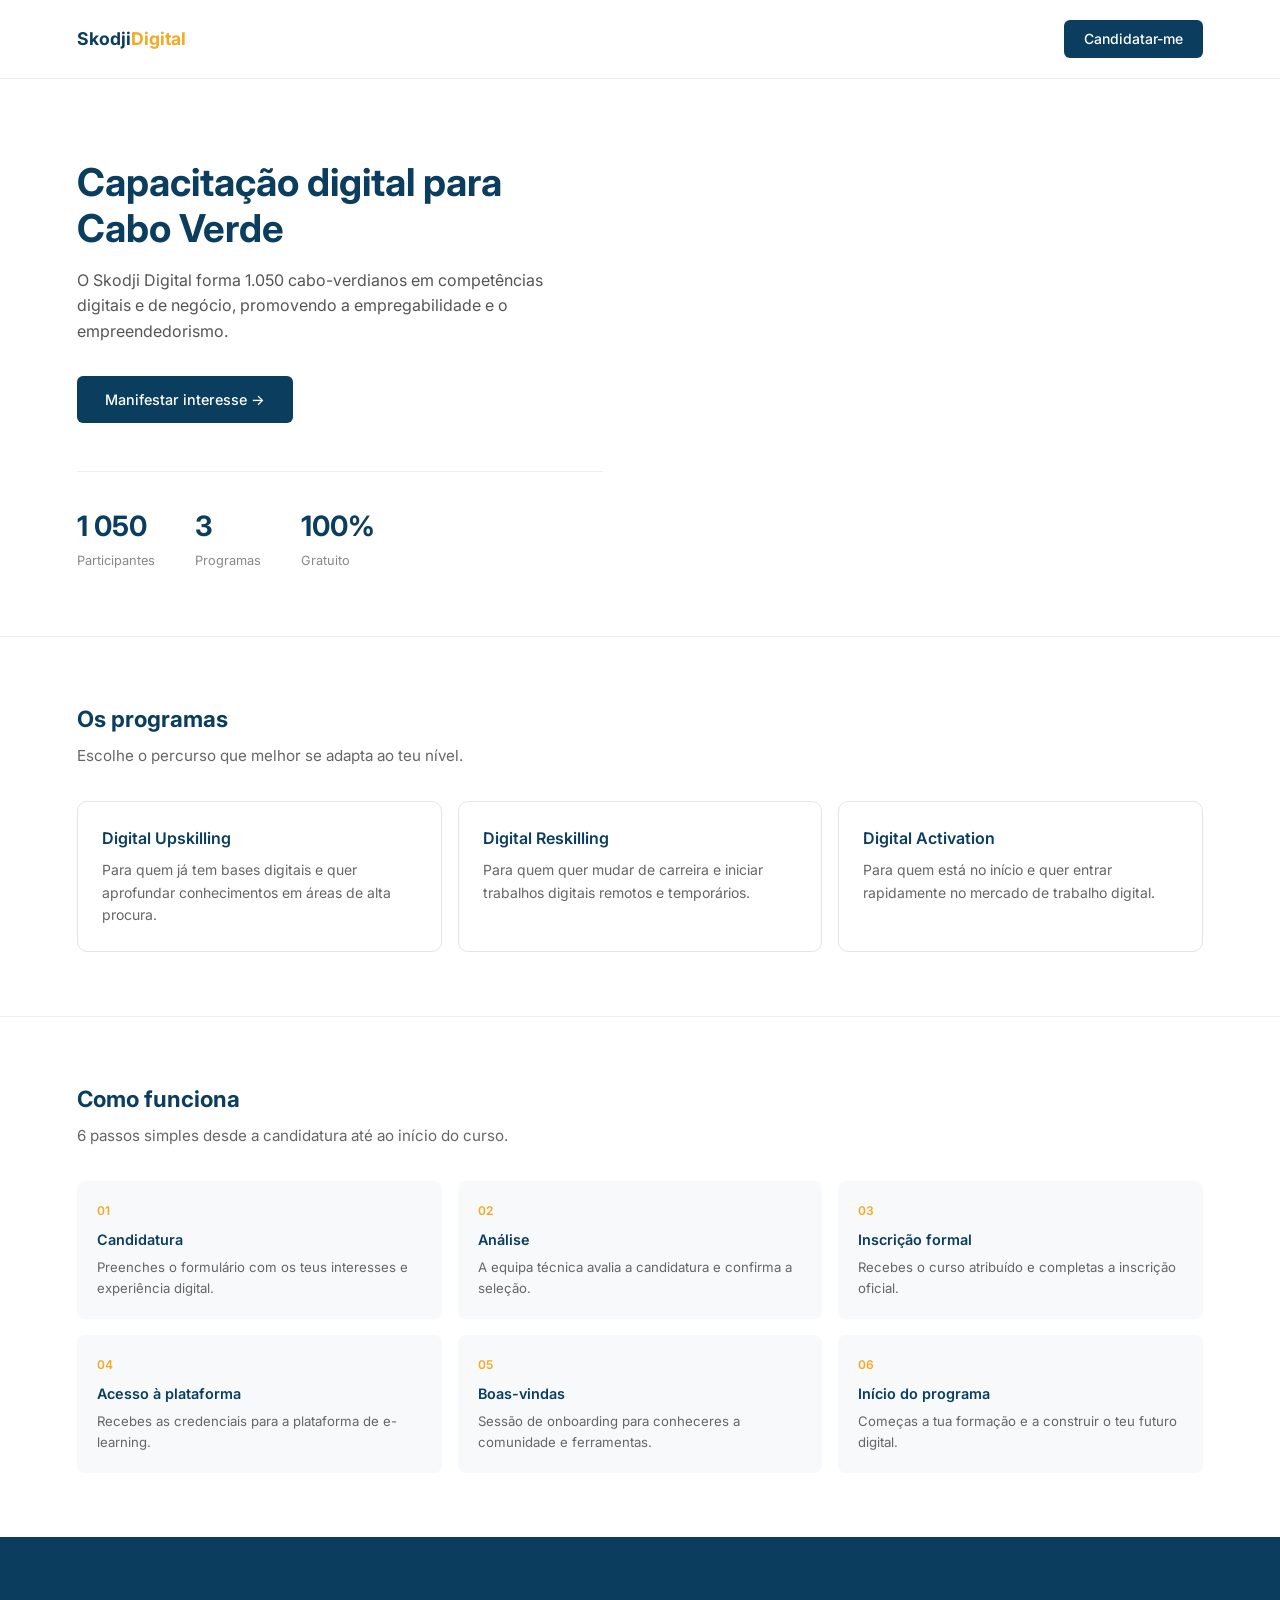
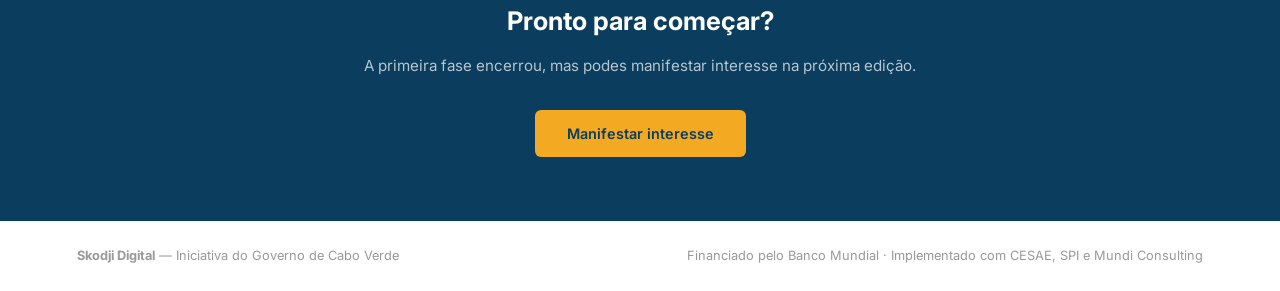
<file: topico-03/trabalho-grupo/index.html>
<!DOCTYPE html>
<html lang="pt">
<head>
<meta charset="UTF-8">
<meta name="viewport" content="width=device-width, initial-scale=1.0">
<title>Skodji Digital — Cabo Verde</title>
<link href="https://fonts.googleapis.com/css2?family=Inter:wght@400;500;600;700&display=swap" rel="stylesheet">
<style>
  * { box-sizing: border-box; margin: 0; padding: 0; }

  body {
    font-family: 'Inter', sans-serif;
    background: #fff;
    color: #1a1a1a;
    line-height: 1.6;
  }

  a { text-decoration: none; }

  /* NAV */
  nav {
    display: flex;
    justify-content: space-between;
    align-items: center;
    padding: 1.25rem 6%;
    border-bottom: 1px solid #eee;
  }

  .logo { font-size: 1.1rem; font-weight: 700; color: #0a3d5e; }
  .logo span { color: #f4a923; }

  .nav-btn {
    background: #0a3d5e;
    color: #fff;
    padding: 0.5rem 1.25rem;
    border-radius: 6px;
    font-size: 0.875rem;
    font-weight: 500;
  }

  /* HERO */
  .hero {
    padding: 5rem 6% 4rem;
    max-width: 680px;
  }

  .hero h1 {
    font-size: 2.4rem;
    font-weight: 700;
    color: #0a3d5e;
    line-height: 1.2;
    margin-bottom: 1rem;
  }

  .hero p {
    font-size: 1rem;
    color: #555;
    margin-bottom: 2rem;
    max-width: 520px;
  }

  .btn {
    display: inline-block;
    background: #0a3d5e;
    color: #fff;
    padding: 0.75rem 1.75rem;
    border-radius: 6px;
    font-size: 0.9rem;
    font-weight: 500;
  }

  .stats {
    display: flex;
    gap: 2.5rem;
    margin-top: 3rem;
    padding-top: 2rem;
    border-top: 1px solid #eee;
  }

  .stat-num { font-size: 1.75rem; font-weight: 700; color: #0a3d5e; }
  .stat-label { font-size: 0.8rem; color: #888; margin-top: 2px; }

  /* SECTION */
  section { padding: 4rem 6%; border-top: 1px solid #eee; }

  .section-title {
    font-size: 1.4rem;
    font-weight: 700;
    color: #0a3d5e;
    margin-bottom: 0.5rem;
  }

  .section-sub {
    font-size: 0.95rem;
    color: #666;
    margin-bottom: 2rem;
  }

  /* PROGRAMS */
  .programs {
    display: grid;
    grid-template-columns: repeat(3, 1fr);
    gap: 1rem;
  }

  .prog-card {
    border: 1px solid #e5e5e5;
    border-radius: 10px;
    padding: 1.5rem;
  }

  .prog-card h3 { font-size: 1rem; font-weight: 600; color: #0a3d5e; margin-bottom: 0.5rem; }
  .prog-card p { font-size: 0.875rem; color: #666; }

  /* STEPS */
  .steps {
    display: grid;
    grid-template-columns: repeat(3, 1fr);
    gap: 1rem;
  }

  .step {
    padding: 1.25rem;
    background: #f7f9fb;
    border-radius: 8px;
  }

  .step-num { font-size: 0.75rem; font-weight: 600; color: #f4a923; margin-bottom: 0.5rem; }
  .step h4 { font-size: 0.9rem; font-weight: 600; color: #0a3d5e; margin-bottom: 0.35rem; }
  .step p { font-size: 0.825rem; color: #666; }

  /* CTA */
  .cta {
    background: #0a3d5e;
    color: #fff;
    text-align: center;
    padding: 4rem 6%;
    border-top: none;
  }

  .cta h2 { font-size: 1.6rem; font-weight: 700; margin-bottom: 0.75rem; }
  .cta p { font-size: 0.95rem; color: rgba(255,255,255,0.7); margin-bottom: 2rem; }

  .btn-yellow {
    background: #f4a923;
    color: #0a3d5e;
    padding: 0.75rem 2rem;
    border-radius: 6px;
    font-size: 0.9rem;
    font-weight: 600;
    display: inline-block;
  }

  /* FOOTER */
  footer {
    padding: 1.5rem 6%;
    border-top: 1px solid #eee;
    font-size: 0.8rem;
    color: #999;
    display: flex;
    justify-content: space-between;
    flex-wrap: wrap;
    gap: 0.5rem;
  }

  @media (max-width: 700px) {
    .programs, .steps { grid-template-columns: 1fr; }
    .hero h1 { font-size: 1.8rem; }
    .stats { gap: 1.5rem; }
  }
</style>
</head>
<body>

<nav>
  <div class="logo">Skodji<span>Digital</span></div>
  <a href="#candidatura" class="nav-btn">Candidatar-me</a>
</nav>

<div class="hero">
  <h1>Capacitação digital para Cabo Verde</h1>
  <p>O Skodji Digital forma 1.050 cabo-verdianos em competências digitais e de negócio, promovendo a empregabilidade e o empreendedorismo.</p>
  <a href="#candidatura" class="btn">Manifestar interesse →</a>
  <div class="stats">
    <div>
      <div class="stat-num">1 050</div>
      <div class="stat-label">Participantes</div>
    </div>
    <div>
      <div class="stat-num">3</div>
      <div class="stat-label">Programas</div>
    </div>
    <div>
      <div class="stat-num">100%</div>
      <div class="stat-label">Gratuito</div>
    </div>
  </div>
</div>

<section id="programas">
  <div class="section-title">Os programas</div>
  <p class="section-sub">Escolhe o percurso que melhor se adapta ao teu nível.</p>
  <div class="programs">
    <div class="prog-card">
      <h3>Digital Upskilling</h3>
      <p>Para quem já tem bases digitais e quer aprofundar conhecimentos em áreas de alta procura.</p>
    </div>
    <div class="prog-card">
      <h3>Digital Reskilling</h3>
      <p>Para quem quer mudar de carreira e iniciar trabalhos digitais remotos e temporários.</p>
    </div>
    <div class="prog-card">
      <h3>Digital Activation</h3>
      <p>Para quem está no início e quer entrar rapidamente no mercado de trabalho digital.</p>
    </div>
  </div>
</section>

<section id="etapas">
  <div class="section-title">Como funciona</div>
  <p class="section-sub">6 passos simples desde a candidatura até ao início do curso.</p>
  <div class="steps">
    <div class="step">
      <div class="step-num">01</div>
      <h4>Candidatura</h4>
      <p>Preenches o formulário com os teus interesses e experiência digital.</p>
    </div>
    <div class="step">
      <div class="step-num">02</div>
      <h4>Análise</h4>
      <p>A equipa técnica avalia a candidatura e confirma a seleção.</p>
    </div>
    <div class="step">
      <div class="step-num">03</div>
      <h4>Inscrição formal</h4>
      <p>Recebes o curso atribuído e completas a inscrição oficial.</p>
    </div>
    <div class="step">
      <div class="step-num">04</div>
      <h4>Acesso à plataforma</h4>
      <p>Recebes as credenciais para a plataforma de e-learning.</p>
    </div>
    <div class="step">
      <div class="step-num">05</div>
      <h4>Boas-vindas</h4>
      <p>Sessão de onboarding para conheceres a comunidade e ferramentas.</p>
    </div>
    <div class="step">
      <div class="step-num">06</div>
      <h4>Início do programa</h4>
      <p>Começas a tua formação e a construir o teu futuro digital.</p>
    </div>
  </div>
</section>

<section class="cta" id="candidatura">
  <h2>Pronto para começar?</h2>
  <p>A primeira fase encerrou, mas podes manifestar interesse na próxima edição.</p>
  <a href="#" class="btn-yellow">Manifestar interesse</a>
</section>

<footer>
  <span><strong>Skodji Digital</strong> — Iniciativa do Governo de Cabo Verde</span>
  <span>Financiado pelo Banco Mundial · Implementado com CESAE, SPI e Mundi Consulting</span>
</footer>

</body>
</html>
</file>
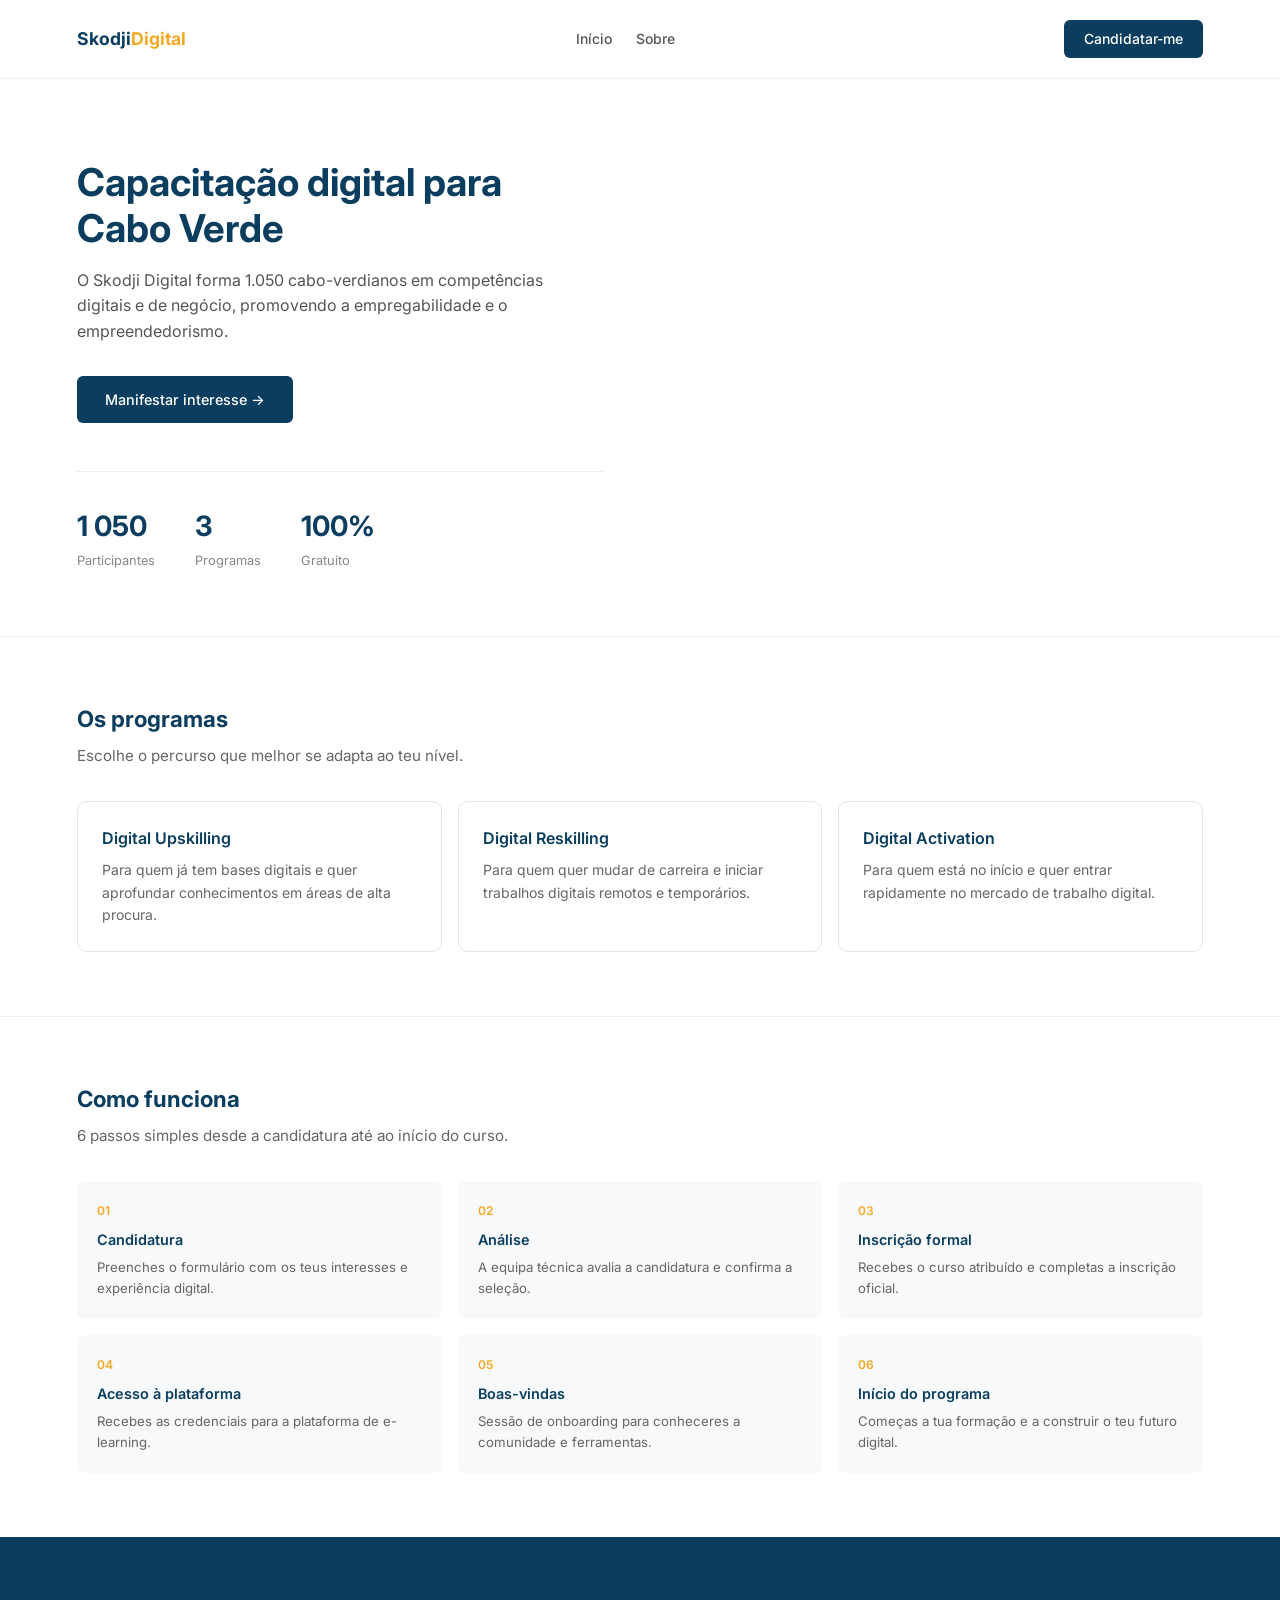
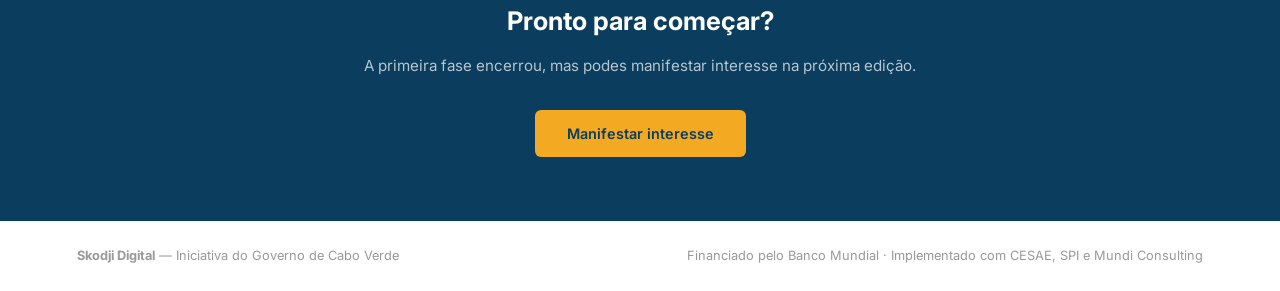
<file: topico-03/atividade-individual/site/index.html>
<!DOCTYPE html>
<html lang="pt">
<head>
<meta charset="UTF-8">
<meta name="viewport" content="width=device-width, initial-scale=1.0">
<title>Skodji Digital — Cabo Verde</title>
<link href="https://fonts.googleapis.com/css2?family=Inter:wght@400;500;600;700&display=swap" rel="stylesheet">
<link rel="stylesheet" href="style.css">
<style>
  /* HERO */
  .hero {
    padding: 5rem 6% 4rem;
    max-width: 680px;
  }

  .hero h1 {
    font-size: 2.4rem;
    font-weight: 700;
    color: #0a3d5e;
    line-height: 1.2;
    margin-bottom: 1rem;
  }

  .hero p {
    font-size: 1rem;
    color: #555;
    margin-bottom: 2rem;
    max-width: 520px;
  }

  .stats {
    display: flex;
    gap: 2.5rem;
    margin-top: 3rem;
    padding-top: 2rem;
    border-top: 1px solid #eee;
  }

  .stat-num { font-size: 1.75rem; font-weight: 700; color: #0a3d5e; }
  .stat-label { font-size: 0.8rem; color: #888; margin-top: 2px; }

  /* PROGRAMS */
  .programs {
    display: grid;
    grid-template-columns: repeat(3, 1fr);
    gap: 1rem;
  }

  .prog-card {
    border: 1px solid #e5e5e5;
    border-radius: 10px;
    padding: 1.5rem;
  }

  .prog-card h3 { font-size: 1rem; font-weight: 600; color: #0a3d5e; margin-bottom: 0.5rem; }
  .prog-card p { font-size: 0.875rem; color: #666; }

  /* STEPS */
  .steps {
    display: grid;
    grid-template-columns: repeat(3, 1fr);
    gap: 1rem;
  }

  .step {
    padding: 1.25rem;
    background: #f7f9fb;
    border-radius: 8px;
  }

  .step-num { font-size: 0.75rem; font-weight: 600; color: #f4a923; margin-bottom: 0.5rem; }
  .step h4 { font-size: 0.9rem; font-weight: 600; color: #0a3d5e; margin-bottom: 0.35rem; }
  .step p { font-size: 0.825rem; color: #666; }

  /* CTA */
  .cta {
    background: #0a3d5e;
    color: #fff;
    text-align: center;
    padding: 4rem 6%;
    border-top: none;
  }

  .cta h2 { font-size: 1.6rem; font-weight: 700; margin-bottom: 0.75rem; }
  .cta p { font-size: 0.95rem; color: rgba(255,255,255,0.7); margin-bottom: 2rem; }

  @media (max-width: 700px) {
    .programs, .steps { grid-template-columns: 1fr; }
    .hero h1 { font-size: 1.8rem; }
    .stats { gap: 1.5rem; }
  }
</style>
</head>
<body>

<nav>
  <div class="logo">Skodji<span>Digital</span></div>
  <ul class="nav-links">
    <li><a href="index.html">Início</a></li>
    <li><a href="about.html">Sobre</a></li>
  </ul>
  <a href="#candidatura" class="nav-btn">Candidatar-me</a>
</nav>

<div class="hero">
  <h1>Capacitação digital para Cabo Verde</h1>
  <p>O Skodji Digital forma 1.050 cabo-verdianos em competências digitais e de negócio, promovendo a empregabilidade e o empreendedorismo.</p>
  <a href="#candidatura" class="btn">Manifestar interesse →</a>
  <div class="stats">
    <div>
      <div class="stat-num">1 050</div>
      <div class="stat-label">Participantes</div>
    </div>
    <div>
      <div class="stat-num">3</div>
      <div class="stat-label">Programas</div>
    </div>
    <div>
      <div class="stat-num">100%</div>
      <div class="stat-label">Gratuito</div>
    </div>
  </div>
</div>

<section id="programas">
  <div class="section-title">Os programas</div>
  <p class="section-sub">Escolhe o percurso que melhor se adapta ao teu nível.</p>
  <div class="programs">
    <div class="prog-card">
      <h3>Digital Upskilling</h3>
      <p>Para quem já tem bases digitais e quer aprofundar conhecimentos em áreas de alta procura.</p>
    </div>
    <div class="prog-card">
      <h3>Digital Reskilling</h3>
      <p>Para quem quer mudar de carreira e iniciar trabalhos digitais remotos e temporários.</p>
    </div>
    <div class="prog-card">
      <h3>Digital Activation</h3>
      <p>Para quem está no início e quer entrar rapidamente no mercado de trabalho digital.</p>
    </div>
  </div>
</section>

<section id="etapas">
  <div class="section-title">Como funciona</div>
  <p class="section-sub">6 passos simples desde a candidatura até ao início do curso.</p>
  <div class="steps">
    <div class="step">
      <div class="step-num">01</div>
      <h4>Candidatura</h4>
      <p>Preenches o formulário com os teus interesses e experiência digital.</p>
    </div>
    <div class="step">
      <div class="step-num">02</div>
      <h4>Análise</h4>
      <p>A equipa técnica avalia a candidatura e confirma a seleção.</p>
    </div>
    <div class="step">
      <div class="step-num">03</div>
      <h4>Inscrição formal</h4>
      <p>Recebes o curso atribuído e completas a inscrição oficial.</p>
    </div>
    <div class="step">
      <div class="step-num">04</div>
      <h4>Acesso à plataforma</h4>
      <p>Recebes as credenciais para a plataforma de e-learning.</p>
    </div>
    <div class="step">
      <div class="step-num">05</div>
      <h4>Boas-vindas</h4>
      <p>Sessão de onboarding para conheceres a comunidade e ferramentas.</p>
    </div>
    <div class="step">
      <div class="step-num">06</div>
      <h4>Início do programa</h4>
      <p>Começas a tua formação e a construir o teu futuro digital.</p>
    </div>
  </div>
</section>

<section class="cta" id="candidatura">
  <h2>Pronto para começar?</h2>
  <p>A primeira fase encerrou, mas podes manifestar interesse na próxima edição.</p>
  <a href="#" class="btn-yellow">Manifestar interesse</a>
</section>

<footer>
  <span><strong>Skodji Digital</strong> — Iniciativa do Governo de Cabo Verde</span>
  <span>Financiado pelo Banco Mundial · Implementado com CESAE, SPI e Mundi Consulting</span>
</footer>

</body>
</html>
</file>
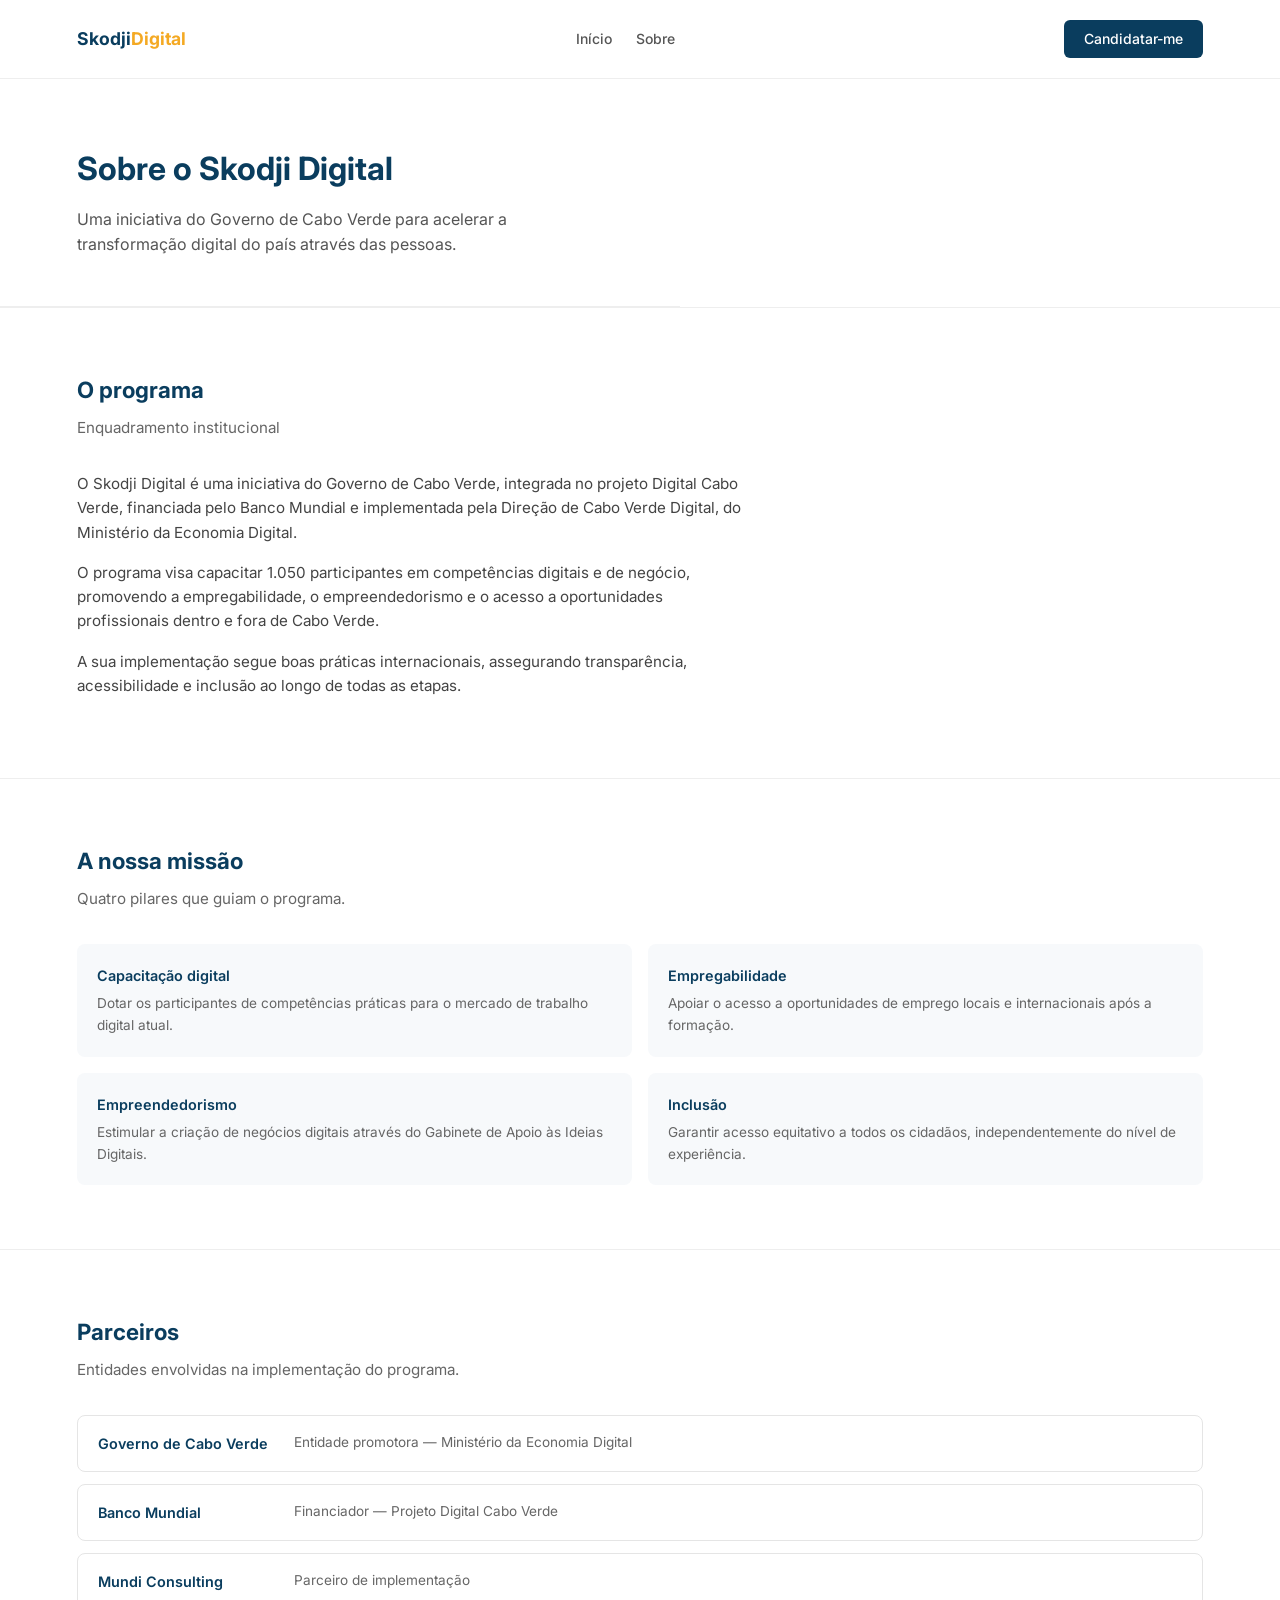
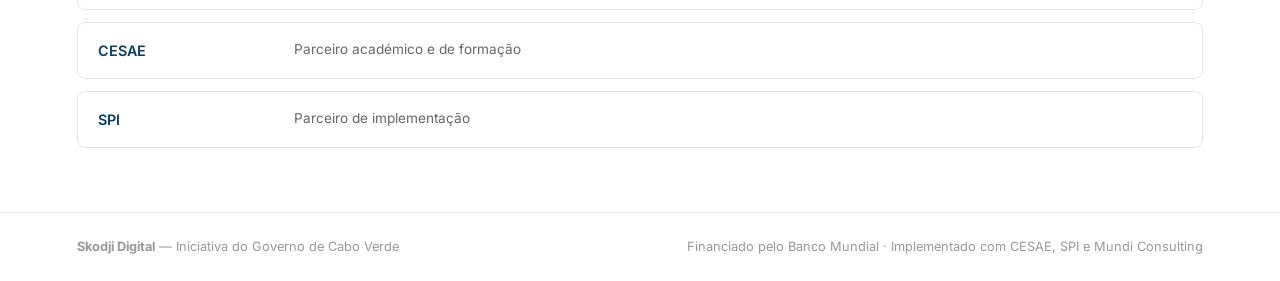
<file: topico-03/atividade-individual/site/about.html>
<!DOCTYPE html>
<html lang="pt">
<head>
<meta charset="UTF-8">
<meta name="viewport" content="width=device-width, initial-scale=1.0">
<title>Sobre — Skodji Digital</title>
<link href="https://fonts.googleapis.com/css2?family=Inter:wght@400;500;600;700&display=swap" rel="stylesheet">
<link rel="stylesheet" href="style.css">
<style>
  .page-header {
    padding: 4rem 6% 3rem;
    border-bottom: 1px solid #eee;
    max-width: 680px;
  }

  .page-header h1 {
    font-size: 2rem;
    font-weight: 700;
    color: #0a3d5e;
    margin-bottom: 0.75rem;
  }

  .page-header p {
    font-size: 1rem;
    color: #555;
  }

  .about-block {
    max-width: 680px;
  }

  .about-block p {
    font-size: 0.95rem;
    color: #444;
    margin-bottom: 1rem;
  }

  /* MISSION */
  .mission-grid {
    display: grid;
    grid-template-columns: repeat(2, 1fr);
    gap: 1rem;
  }

  .mission-item {
    background: #f7f9fb;
    border-radius: 8px;
    padding: 1.25rem;
  }

  .mission-item h4 {
    font-size: 0.9rem;
    font-weight: 600;
    color: #0a3d5e;
    margin-bottom: 0.4rem;
  }

  .mission-item p {
    font-size: 0.85rem;
    color: #666;
    margin: 0;
  }

  /* PARTNERS */
  .partners-list {
    display: flex;
    flex-direction: column;
    gap: 0.75rem;
  }

  .partner-row {
    display: flex;
    align-items: center;
    gap: 1rem;
    padding: 1rem 1.25rem;
    border: 1px solid #e5e5e5;
    border-radius: 8px;
  }

  .partner-name {
    font-size: 0.9rem;
    font-weight: 600;
    color: #0a3d5e;
    min-width: 180px;
  }

  .partner-role {
    font-size: 0.85rem;
    color: #666;
  }

  @media (max-width: 700px) {
    .mission-grid { grid-template-columns: 1fr; }
    .partner-name { min-width: unset; }
    .partner-row { flex-direction: column; align-items: flex-start; gap: 0.25rem; }
  }
</style>
</head>
<body>

<nav>
  <div class="logo">Skodji<span>Digital</span></div>
  <ul class="nav-links">
    <li><a href="index.html">Início</a></li>
    <li><a href="about.html">Sobre</a></li>
  </ul>
  <a href="index.html#candidatura" class="nav-btn">Candidatar-me</a>
</nav>

<div class="page-header">
  <h1>Sobre o Skodji Digital</h1>
  <p>Uma iniciativa do Governo de Cabo Verde para acelerar a transformação digital do país através das pessoas.</p>
</div>

<section>
  <div class="section-title">O programa</div>
  <p class="section-sub">Enquadramento institucional</p>
  <div class="about-block">
    <p>O Skodji Digital é uma iniciativa do Governo de Cabo Verde, integrada no projeto Digital Cabo Verde, financiada pelo Banco Mundial e implementada pela Direção de Cabo Verde Digital, do Ministério da Economia Digital.</p>
    <p>O programa visa capacitar 1.050 participantes em competências digitais e de negócio, promovendo a empregabilidade, o empreendedorismo e o acesso a oportunidades profissionais dentro e fora de Cabo Verde.</p>
    <p>A sua implementação segue boas práticas internacionais, assegurando transparência, acessibilidade e inclusão ao longo de todas as etapas.</p>
  </div>
</section>

<section>
  <div class="section-title">A nossa missão</div>
  <p class="section-sub">Quatro pilares que guiam o programa.</p>
  <div class="mission-grid">
    <div class="mission-item">
      <h4>Capacitação digital</h4>
      <p>Dotar os participantes de competências práticas para o mercado de trabalho digital atual.</p>
    </div>
    <div class="mission-item">
      <h4>Empregabilidade</h4>
      <p>Apoiar o acesso a oportunidades de emprego locais e internacionais após a formação.</p>
    </div>
    <div class="mission-item">
      <h4>Empreendedorismo</h4>
      <p>Estimular a criação de negócios digitais através do Gabinete de Apoio às Ideias Digitais.</p>
    </div>
    <div class="mission-item">
      <h4>Inclusão</h4>
      <p>Garantir acesso equitativo a todos os cidadãos, independentemente do nível de experiência.</p>
    </div>
  </div>
</section>

<section>
  <div class="section-title">Parceiros</div>
  <p class="section-sub">Entidades envolvidas na implementação do programa.</p>
  <div class="partners-list">
    <div class="partner-row">
      <div class="partner-name">Governo de Cabo Verde</div>
      <div class="partner-role">Entidade promotora — Ministério da Economia Digital</div>
    </div>
    <div class="partner-row">
      <div class="partner-name">Banco Mundial</div>
      <div class="partner-role">Financiador — Projeto Digital Cabo Verde</div>
    </div>
    <div class="partner-row">
      <div class="partner-name">Mundi Consulting</div>
      <div class="partner-role">Parceiro de implementação</div>
    </div>
    <div class="partner-row">
      <div class="partner-name">CESAE</div>
      <div class="partner-role">Parceiro académico e de formação</div>
    </div>
    <div class="partner-row">
      <div class="partner-name">SPI</div>
      <div class="partner-role">Parceiro de implementação</div>
    </div>
  </div>
</section>

<footer>
  <span><strong>Skodji Digital</strong> — Iniciativa do Governo de Cabo Verde</span>
  <span>Financiado pelo Banco Mundial · Implementado com CESAE, SPI e Mundi Consulting</span>
</footer>

</body>
</html>
</file>
<file: topico-03/atividade-individual/site/style.css>
* { box-sizing: border-box; margin: 0; padding: 0; }

body {
  font-family: 'Inter', sans-serif;
  background: #fff;
  color: #1a1a1a;
  line-height: 1.6;
}

a { text-decoration: none; }

/* NAV */
nav {
  display: flex;
  justify-content: space-between;
  align-items: center;
  padding: 1.25rem 6%;
  border-bottom: 1px solid #eee;
}

.logo { font-size: 1.1rem; font-weight: 700; color: #0a3d5e; }
.logo span { color: #f4a923; }

.nav-links {
  display: flex;
  gap: 1.5rem;
  list-style: none;
}

.nav-links a {
  font-size: 0.875rem;
  color: #555;
  font-weight: 500;
}

.nav-links a:hover { color: #0a3d5e; }

.nav-btn {
  background: #0a3d5e;
  color: #fff;
  padding: 0.5rem 1.25rem;
  border-radius: 6px;
  font-size: 0.875rem;
  font-weight: 500;
}

/* BUTTONS */
.btn {
  display: inline-block;
  background: #0a3d5e;
  color: #fff;
  padding: 0.75rem 1.75rem;
  border-radius: 6px;
  font-size: 0.9rem;
  font-weight: 500;
}

.btn-yellow {
  display: inline-block;
  background: #f4a923;
  color: #0a3d5e;
  padding: 0.75rem 2rem;
  border-radius: 6px;
  font-size: 0.9rem;
  font-weight: 600;
}

/* SECTIONS */
section { padding: 4rem 6%; border-top: 1px solid #eee; }

.section-title {
  font-size: 1.4rem;
  font-weight: 700;
  color: #0a3d5e;
  margin-bottom: 0.5rem;
}

.section-sub {
  font-size: 0.95rem;
  color: #666;
  margin-bottom: 2rem;
}

/* FOOTER */
footer {
  padding: 1.5rem 6%;
  border-top: 1px solid #eee;
  font-size: 0.8rem;
  color: #999;
  display: flex;
  justify-content: space-between;
  flex-wrap: wrap;
  gap: 0.5rem;
}

/* RESPONSIVE */
@media (max-width: 700px) {
  .nav-links { display: none; }
}
</file>
